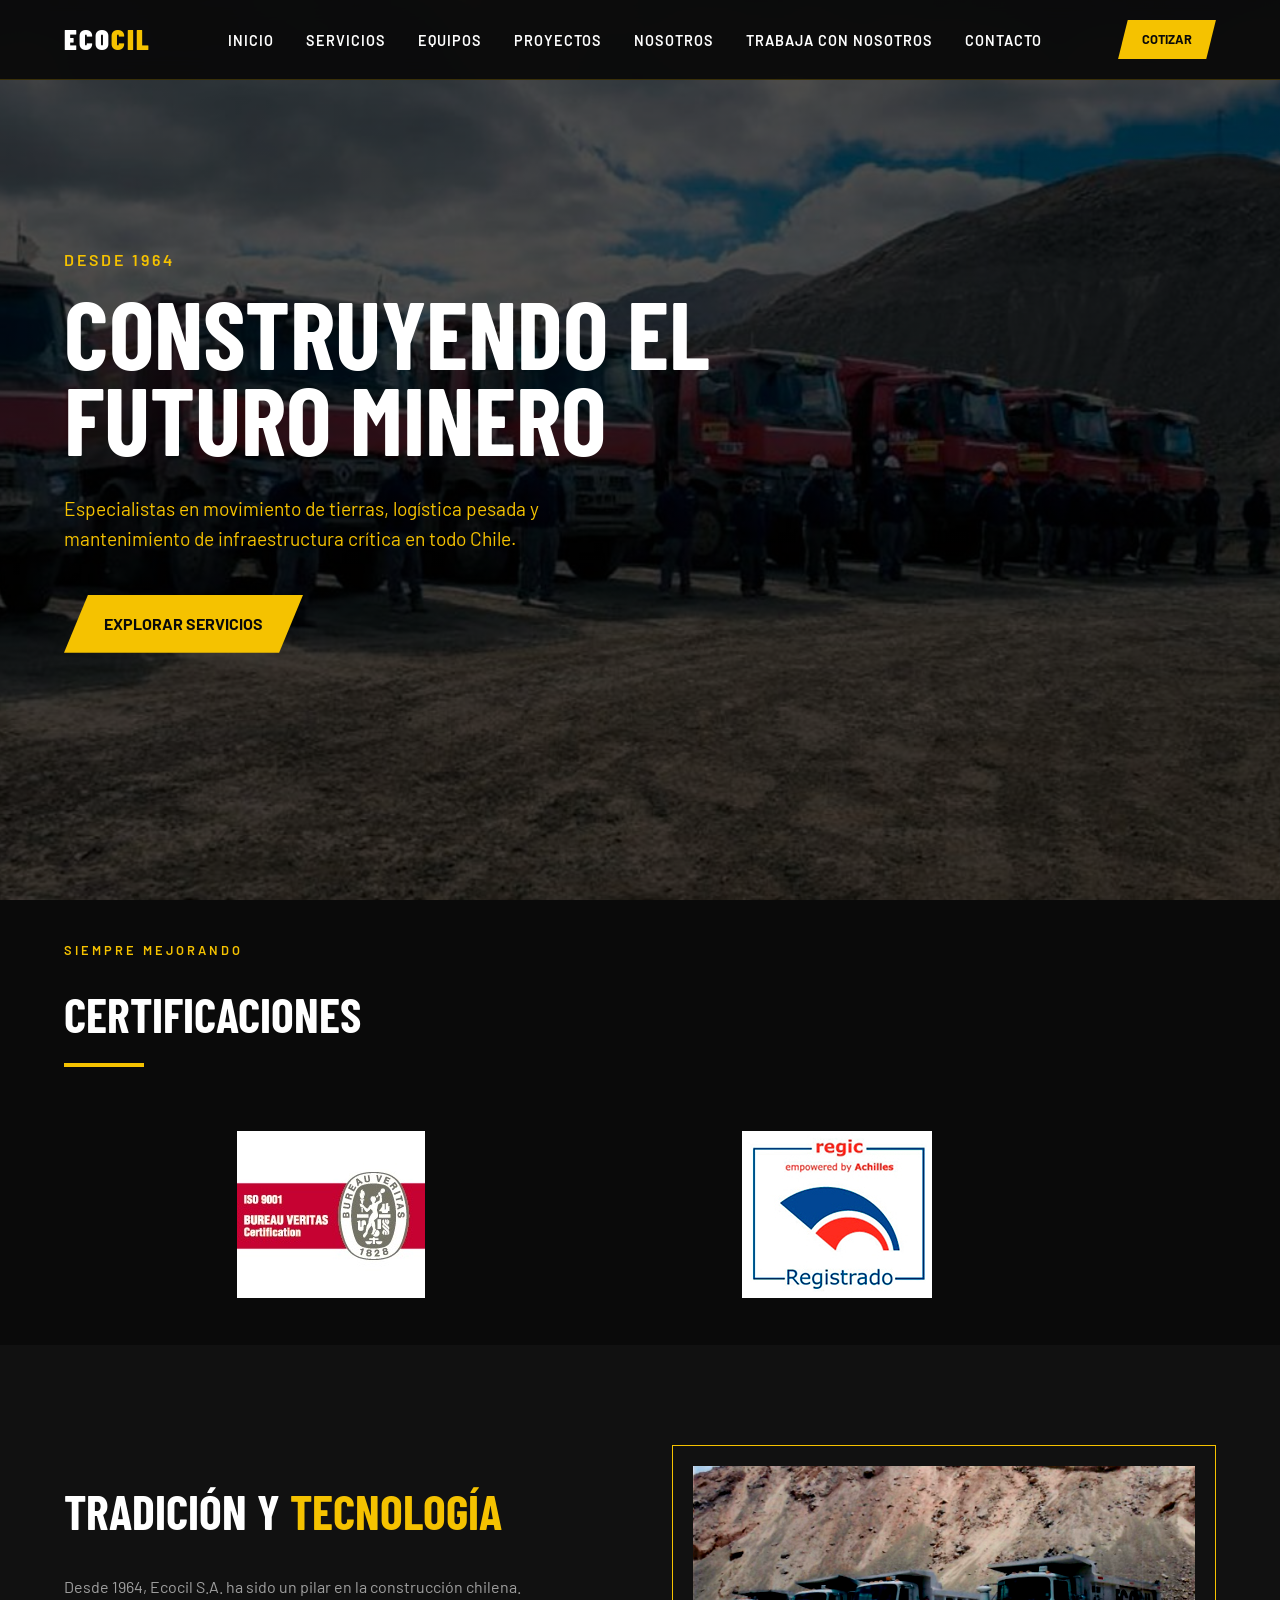
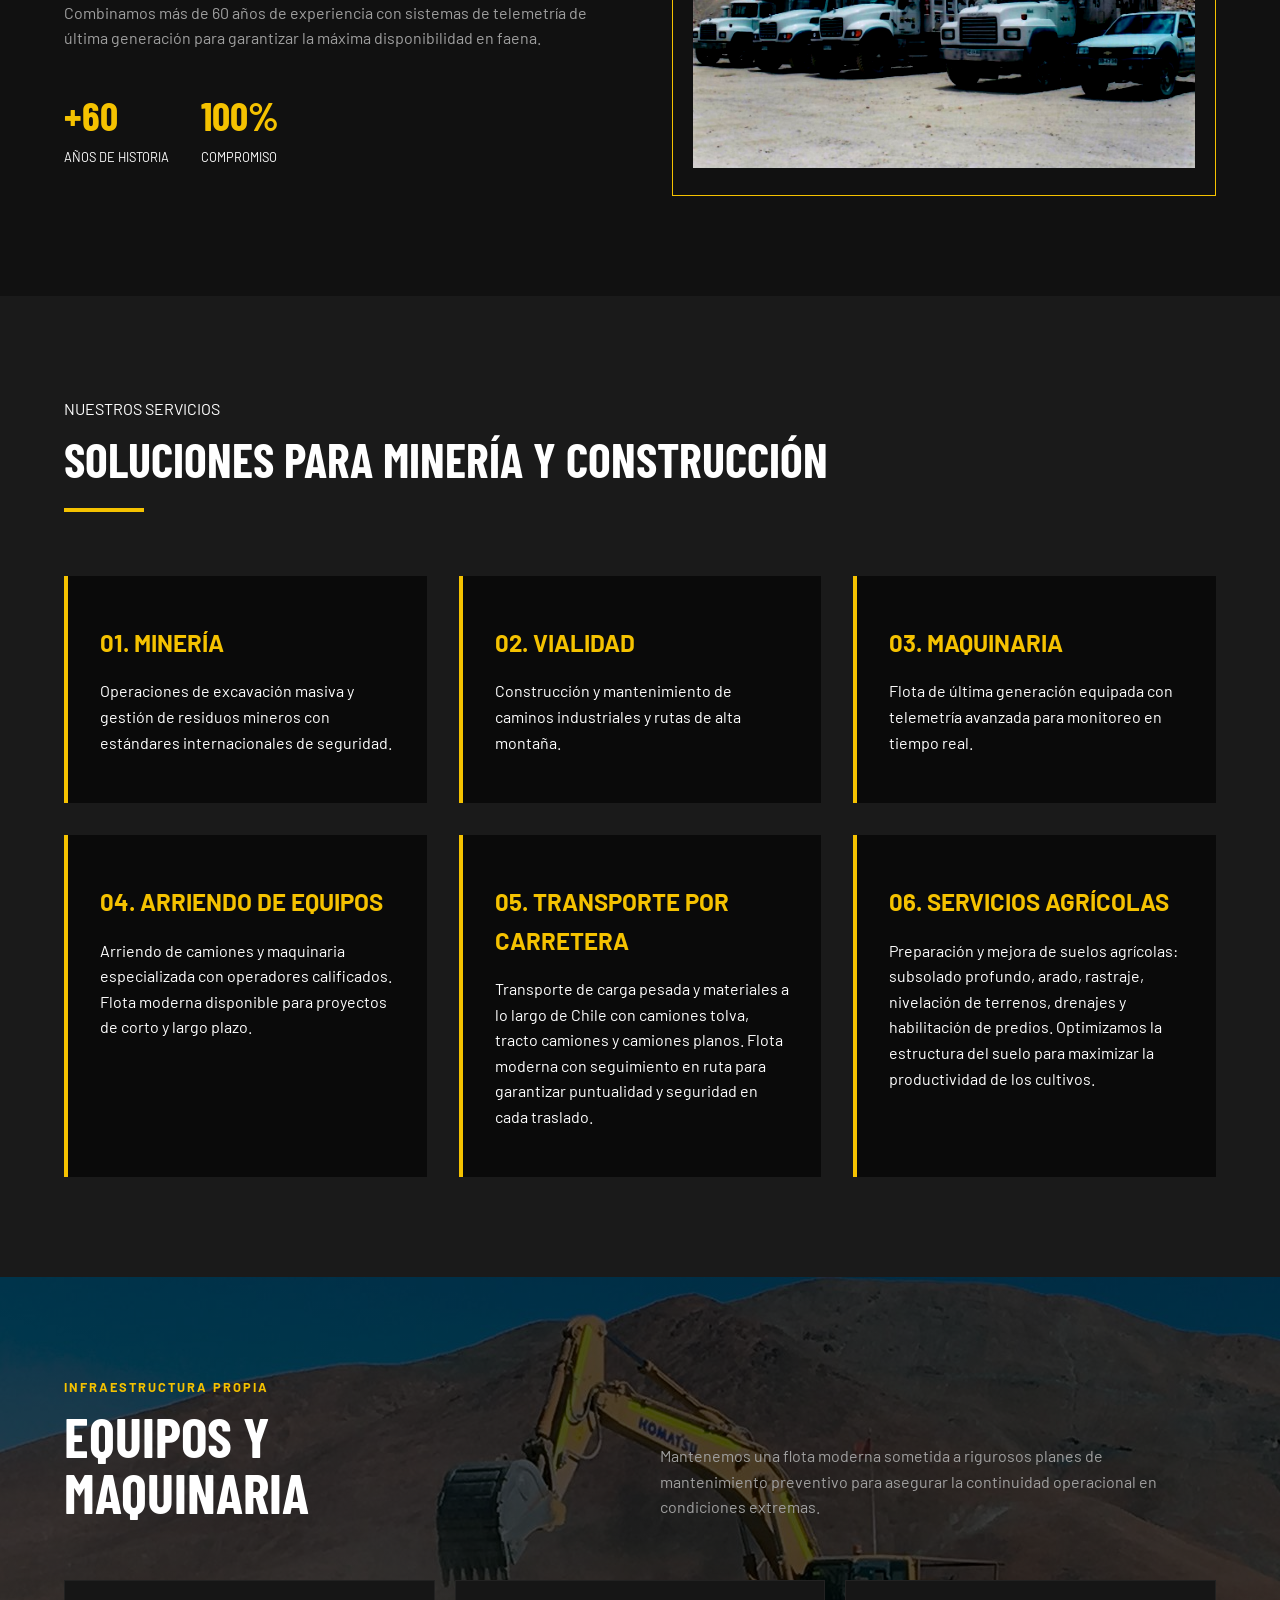
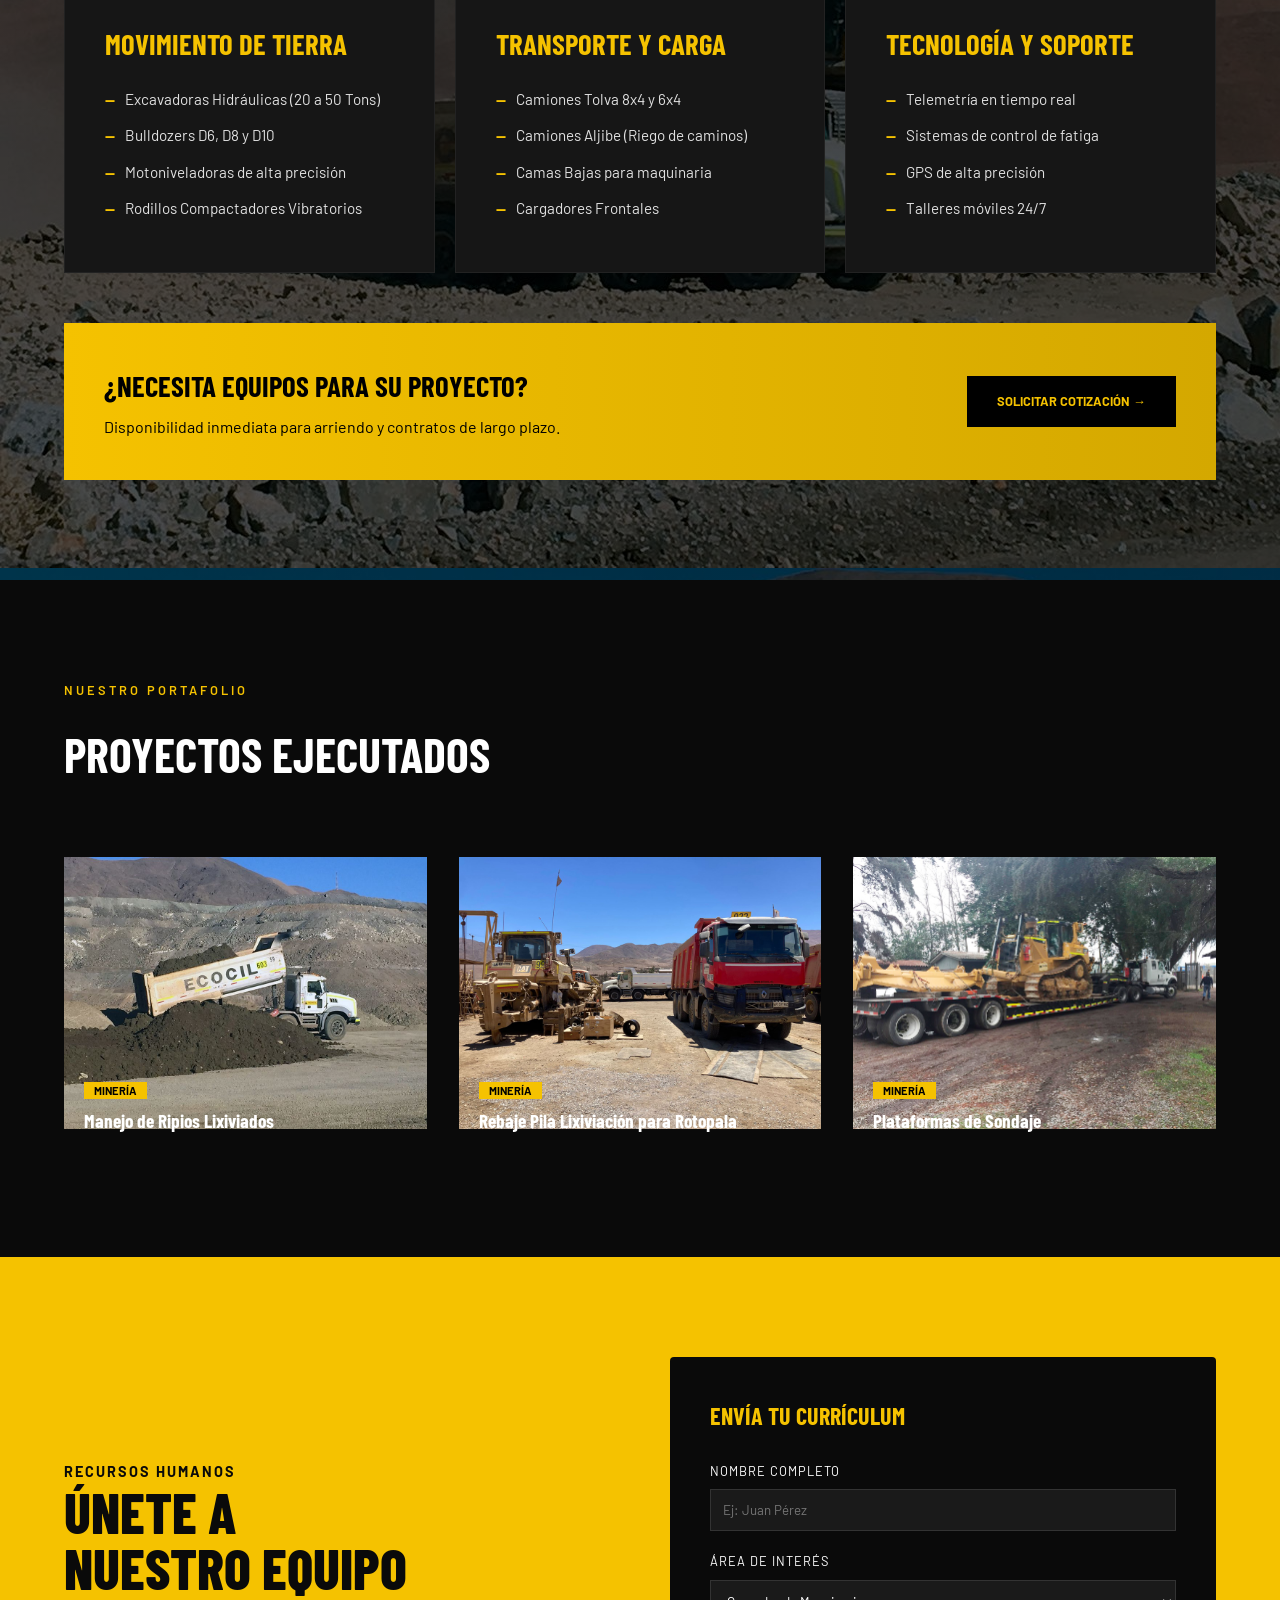
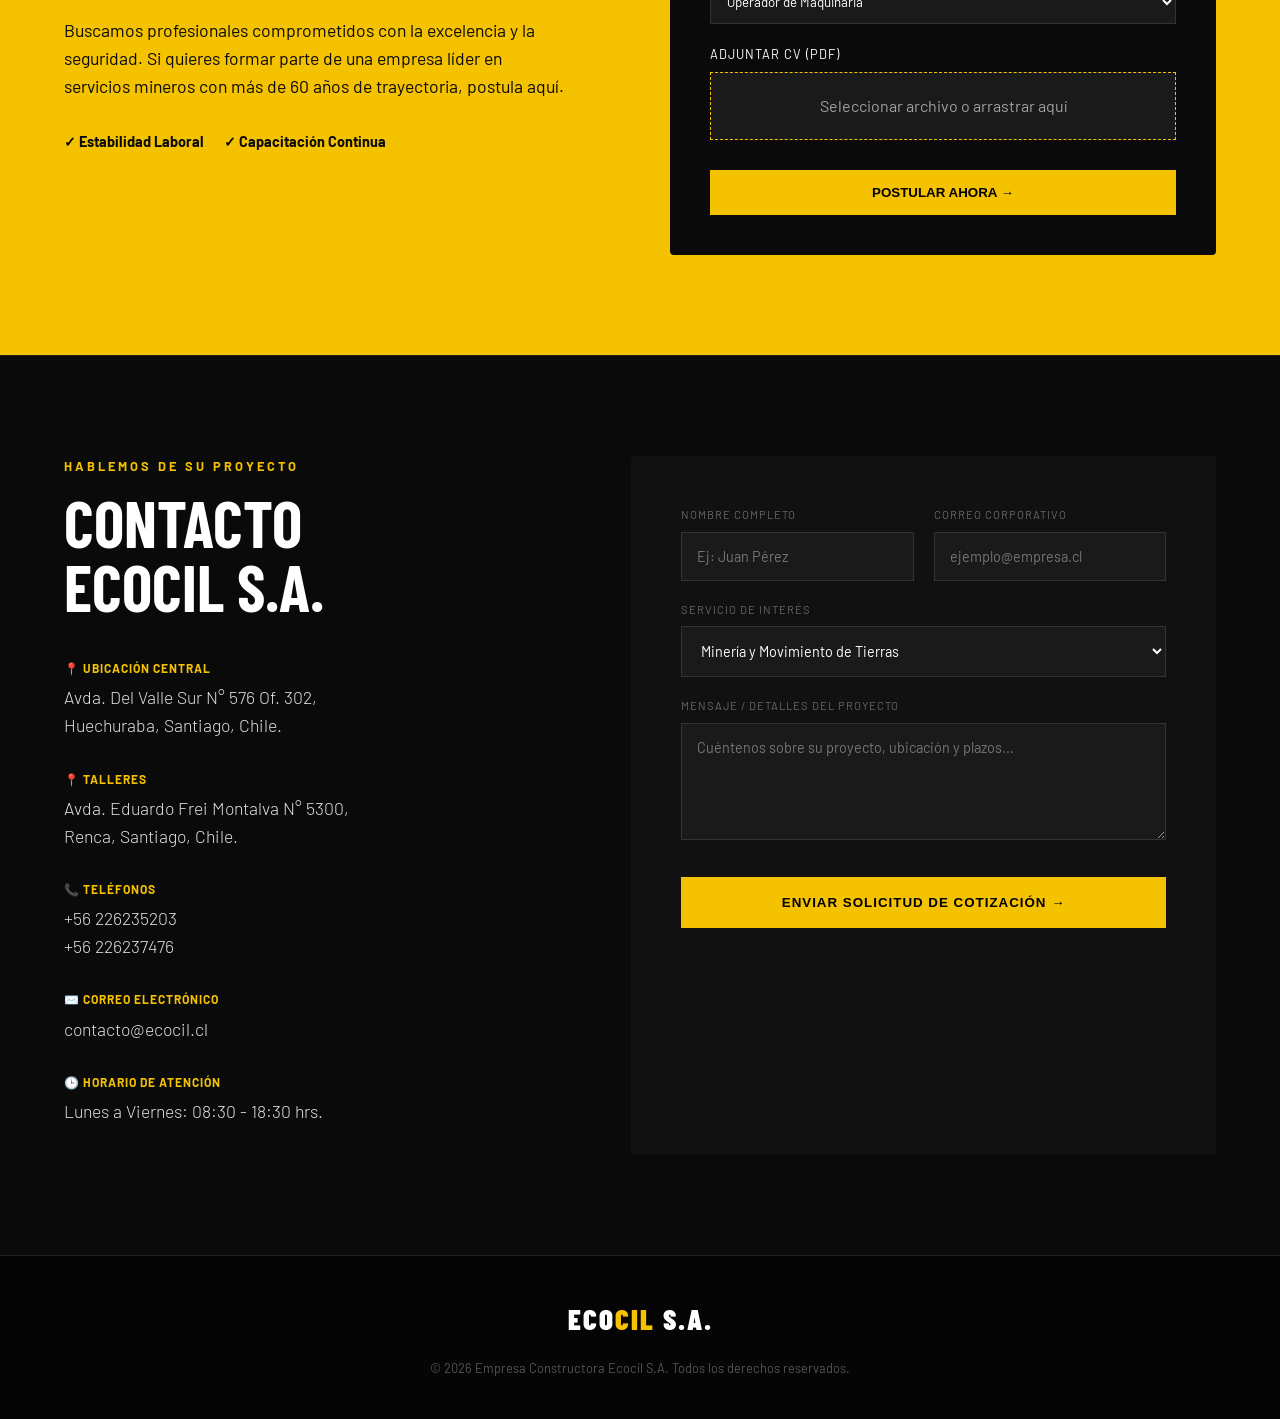
<file: index.html>
<!DOCTYPE html>
<html lang="es">
<head>
    <meta charset="UTF-8">
    <meta name="viewport" content="width=device-width, initial-scale=1.0">
    <title>Ecocil S.A. | Innovación en Construcción</title>
	<link rel="stylesheet" href="assets/css/main.css" />
    <link href="https://fonts.googleapis.com/css2?family=Barlow+Condensed:wght@700;900&family=Barlow:wght@300;400;600&display=swap" rel="stylesheet">
	
</head>
<body>

    <nav>
        <div class="logo">
            <a href="index.html">ECO<span>CIL</span></a>
        </div>
        <ul class="nav-links">
            <li><a href="index.html">Inicio</a></li>
            <li><a href="servicios.html">Servicios</a></li>
			<li><a href="maquinaria.html">Equipos</a></li>
            <li><a href="proyectos.html">Proyectos</a></li>
			<li><a href="nosotros.html">Nosotros</a></li>
			<li><a href="#unete">Trabaja con Nosotros</a></li>
            <li><a href="#contacto">Contacto</a></li>
        </ul>
        <a href="#contacto" class="btn" style="padding: 0.6rem 1.5rem; font-size: 0.8rem;">Cotizar</a>
    </nav>

	<!--Inicio-->

    <section class="hero" id="inicio">
        <div class="hero-content reveal">
            <span class="hero-tag">Desde 1964</span>
            <h1>Construyendo el <br><span>Futuro Minero</span></h1>
            <p style="font-size: 1.2rem; color: #f5c200; margin-bottom: 2.5rem; max-width: 600px;">
                Especialistas en movimiento de tierras, logística pesada y mantenimiento de infraestructura crítica en todo Chile.
            </p>
            <a href="#servicios" class="btn">Explorar Servicios</a>
        </div>
    </section>

    	<!--Certificaciones-->
    <section id="proyectos" style="padding: 40px 5%;">
        <div class="section-header reveal">
            <span class="hero-tag" style="font-size: 0.8rem;">Siempre mejorando</span>
            <h2>Certificaciones</h2>
            <div style="width: 80px; height: 4px; background: var(--primary); margin-top: 10px;"></div>
        </div>
        <div style="padding-left: 15%;">
            <div class="services-grid">
                <div class="reveal" >
                    <img src="https://c-salas.github.io/Ecocil-V3//images/bureauveritas.jpg">
                    <div style="position: absolute; bottom: 20px;">
    
                    </div>
                </div>
                <div class="reveal" >
                    <img src="https://c-salas.github.io/Ecocil-V3//images/registro.jpg">                  
                    </div>

            </div>
        </div>
    </section>


    	<!--Nosotros-->

    <section id="nosotros" style="padding: 100px 5%; background: #111; display: grid; grid-template-columns: repeat(auto-fit, minmax(300px, 1fr)); gap: 4rem; align-items: center;">
        <div class="reveal">
            <h2 style="font-family: 'Barlow Condensed'; font-size: 3rem; margin-bottom: 1.5rem;">TRADICIÓN Y <span style="color: var(--primary);">TECNOLOGÍA</span></h2>
            <p style="color: var(--text-gray); margin-bottom: 2rem;">
                Desde 1964, Ecocil S.A. ha sido un pilar en la construcción chilena. Combinamos más de 60 años de experiencia con sistemas de telemetría de última generación para garantizar la máxima disponibilidad en faena.
            </p>
            <div style="display: flex; gap: 2rem;">
                <div>
                    <h3 style="color: var(--primary); font-size: 2.5rem; font-family: 'Barlow Condensed';">+60</h3>
                    <p style="font-size: 0.8rem; text-transform: uppercase;">Años de Historia</p>
                </div>
                <div>
                    <h3 style="color: var(--primary); font-size: 2.5rem; font-family: 'Barlow Condensed';">100%</h3>
                    <p style="font-size: 0.8rem; text-transform: uppercase;">Compromiso</p>
                </div>
            </div>
        </div>
        <div class="reveal" style="border: 1px solid var(--primary); padding: 20px; position: relative;">
            <img src="https://c-salas.github.io/Ecocil-V3//images/nosotros_1.jpg" style="width: 100%; filter: contrast(1.2);">
        </div>
    </section>


	<!--Servicios-->

    <section class="services" id="servicios">
        <div class="section-header reveal">
			<p>NUESTROS SERVICIOS</p>
            <h2>Soluciones para Minería y Construcción</h2>
            <div style="width: 80px; height: 4px; background: var(--primary); margin-top: 10px;"></div>
            
        </div>
        <div class="services-grid">
            <div class="service-card reveal">
                <h3>01. Minería</h3>
                <p>Operaciones de excavación masiva y gestión de residuos mineros con estándares internacionales de seguridad.</p>
            </div>
            <div class="service-card reveal">
                <h3>02. Vialidad</h3>
                <p>Construcción y mantenimiento de caminos industriales y rutas de alta montaña.</p>
            </div>
            <div class="service-card reveal">
                <h3>03. Maquinaria</h3>
                <p>Flota de última generación equipada con telemetría avanzada para monitoreo en tiempo real.</p>
            </div>
			    <div class="service-card reveal">
                <h3>04. Arriendo de Equipos</h3>
                <p>Arriendo de camiones y maquinaria especializada con operadores calificados. Flota moderna disponible para proyectos de corto y largo plazo.</p>
            </div>
			    <div class="service-card reveal">
                <h3>05. Transporte por Carretera</h3>
                <p>Transporte de carga pesada y materiales a lo largo de Chile con camiones tolva, tracto camiones y camiones planos. Flota moderna con seguimiento en ruta para garantizar puntualidad y seguridad en cada traslado.</p>
            </div>
			    <div class="service-card reveal">
                <h3>06. Servicios Agrícolas</h3>
                <p>Preparación y mejora de suelos agrícolas: subsolado profundo, arado, rastraje, nivelación de terrenos, drenajes y habilitación de predios. Optimizamos la estructura del suelo para maximizar la productividad de los cultivos.</p>
            </div>
        </div>
    </section>

	<!--Equipos-->


<section class="maquinaria-section" id="maquinaria">
    <div class="maquinaria-header reveal">
        <div>
            <span class="tag">Infraestructura Propia</span>
            <h2>Equipos y <br>Maquinaria</h2>
        </div>
        <p>
            Mantenemos una flota moderna sometida a rigurosos planes de mantenimiento preventivo para asegurar la continuidad operacional en condiciones extremas.
        </p>
    </div>

    <div class="equipos-grid">
        <article class="equipo-card">
            <h3>Movimiento de Tierra</h3>
            <ul>
                <li>Excavadoras Hidráulicas (20 a 50 Tons)</li>
                <li>Bulldozers D6, D8 y D10</li>
                <li>Motoniveladoras de alta precisión</li>
                <li>Rodillos Compactadores Vibratorios</li>
            </ul>
        </article>

        <article class="equipo-card">
            <h3>Transporte y Carga</h3>
            <ul>
                <li>Camiones Tolva 8x4 y 6x4</li>
                <li>Camiones Aljibe (Riego de caminos)</li>
                <li>Camas Bajas para maquinaria</li>
                <li>Cargadores Frontales</li>
            </ul>
        </article>

        <article class="equipo-card">
            <h3>Tecnología y Soporte</h3>
            <ul>
                <li>Telemetría en tiempo real</li>
                <li>Sistemas de control de fatiga</li>
                <li>GPS de alta precisión</li>
                <li>Talleres móviles 24/7</li>
            </ul>
        </article>
    </div>

    <div class="maquinaria-footer">
        <div class="footer-content">
            <h3>¿Necesita equipos para su proyecto?</h3>
            <p>Disponibilidad inmediata para arriendo y contratos de largo plazo.</p>
        </div>
        <a href="#contacto" class="btn-maquinaria">Solicitar Cotización →</a>
    </div>
</section>

	<!--Proyectos-->


	<section id="proyectos" style="padding: 100px 5%; background: var(--bg-dark);">
        <div class="section-header reveal">
            <span class="hero-tag" style="font-size: 0.8rem;">Nuestro Portafolio</span>
            <h2>Proyectos Ejecutados</h2>
        </div>

        <div class="services-grid">
            <div class="reveal" style="position: relative; overflow: hidden; height: 300px;">
                <img src="https://c-salas.github.io/Ecocil-V3//images/IMG_3999.jpg" alt="Minería" >
                <div style="position: absolute; bottom: 20px; left: 20px;">
                    <span style="background: var(--primary); color: black; padding: 2px 10px; font-size: 0.7rem; font-weight: 700;">MINERÍA</span>
                    <h4 style="margin-top: 5px; font-family: 'Barlow Condensed'; font-size: 1.2rem;">Manejo de Ripios Lixiviados</h4>
                </div>
            </div>
            <div class="reveal" style="position: relative; overflow: hidden; height: 300px;">
                <img src="https://c-salas.github.io/Ecocil-V3//images/que_hacemos_2.jpg" alt="Sondaje" >
                <div style="position: absolute; bottom: 20px; left: 20px;">
                    <span style="background: var(--primary); color: black; padding: 2px 10px; font-size: 0.7rem; font-weight: 700;">MINERÍA</span>
                    <h4 style="margin-top: 5px; font-family: 'Barlow Condensed'; font-size: 1.2rem;">Rebaje Pila Lixiviación para Rotopala</h4>
                </div>
            </div>
			   <div class="reveal" style="position: relative; overflow: hidden; height: 300px;">
                <img src="https://c-salas.github.io/Ecocil-V3//images/hacemos_1.jpg" alt="Sondaje" >
                <div style="position: absolute; bottom: 20px; left: 20px;">
                    <span style="background: var(--primary); color: black; padding: 2px 10px; font-size: 0.7rem; font-weight: 700;">MINERÍA</span>
                    <h4 style="margin-top: 5px; font-family: 'Barlow Condensed'; font-size: 1.2rem;">Plataformas de Sondaje</h4>
                </div>
            </div>
        </div>
    </section>



    <!--Trabaja con nosotros-->
	

<section class="trabaja-section" id="unete">
    <div class="trabaja-content reveal">
        <span style="text-transform: uppercase; font-weight: 700; letter-spacing: 2px; font-size: 0.9rem;">Recursos Humanos</span>
        <h2>Únete a <br>Nuestro Equipo</h2>
        <p>
            Buscamos profesionales comprometidos con la excelencia y la seguridad. Si quieres formar parte de una empresa líder en servicios mineros con más de 60 años de trayectoria, postula aquí.
        </p>
        <div style="display: flex; gap: 20px; font-weight: 700; font-size: 0.9rem;">
            <div>✓ Estabilidad Laboral</div>
            <div>✓ Capacitación Continua</div>
        </div>
    </div>

    <div class="trabaja-form-container">
        <h3>Envía tu Currículum</h3>
        <form>
            <div class="form-group">
                <label>Nombre Completo</label>
                <input type="text" placeholder="Ej: Juan Pérez">
            </div>
            
            <div class="form-group">
                <label>Área de Interés</label>
                <select>
                    <option>Operador de Maquinaria</option>
                    <option>Mecánico de Planta</option>
                    <option>Ingeniería y Proyectos</option>
                    <option>Administración</option>
                    <option>Logística y Transporte</option>
                </select>
            </div>

            <div class="form-group">
                <label>Adjuntar CV (PDF)</label>
                <div class="file-input-wrapper">
                    <span>Seleccionar archivo o arrastrar aquí</span>
                    <input type="file" style="position: absolute; opacity: 0; left: 0; top: 0; width: 100%; height: 100%; cursor: pointer;">
                </div>
            </div>

            <button type="submit" class="btn-enviar-cv">Postular Ahora →</button>
        </form>
    </div>
</section>

<!--Contacto-->

<section class="contacto-section" id="contacto">
    <div class="info-contacto reveal">
        <span class="tag">Hablemos de su proyecto</span>
        <h2>Contacto <br>Ecocil S.A.</h2>
        
        <div class="detalle-item">
            <h4>📍 Ubicación Central</h4>
            <p>Avda. Del Valle Sur N° 576 Of. 302,<br> Huechuraba, Santiago, Chile.</p>
        </div>

        <div class="detalle-item">
            <h4>📍 Talleres</h4>
            <p>Avda. Eduardo Frei Montalva N° 5300,<br> Renca, Santiago, Chile.</p>
        </div>


        <div class="detalle-item">
            <h4>📞 Teléfonos</h4>
            <p>+56  226235203 <br> +56 226237476</p>
        </div>

        <div class="detalle-item">
            <h4>✉️ Correo Electrónico</h4>
            <p>contacto@ecocil.cl</p>
        </div>

        <div class="detalle-item">
            <h4>🕒 Horario de Atención</h4>
            <p>Lunes a Viernes: 08:30 - 18:30 hrs.</p>
        </div>
    </div>

    <div class="form-contacto">
        <form >
            <div class="grid-inputs">
                <div>
                    <label>Nombre Completo</label>
                    <input type="text" placeholder="Ej: Juan Pérez">
                </div>
                <div>
                    <label>Correo Corporativo</label>
                    <input type="email" placeholder="ejemplo@empresa.cl">
                </div>
                <div class="form-group-full">
                    <label>Servicio de Interés</label>
                    <select>
                        <option>Minería y Movimiento de Tierras</option>
                        <option>Arriendo de Maquinaria</option>
                        <option>Obras Viales</option>
                        <option>Transporte de Carga Pesada</option>
                        <option>Otro requerimiento</option>
                    </select>
                </div>
                <div class="form-group-full">
                    <label>Mensaje / Detalles del Proyecto</label>
                    <textarea rows="5" placeholder="Cuéntenos sobre su proyecto, ubicación y plazos..."></textarea>
                </div>
            </div>
            <button type="submit" class="btn-submit-contacto">Enviar Solicitud de Cotización →</button>
        </form>
    </div>
</section>

	<!--Footer-->

    <footer style="padding: 40px 5%; border-top: 1px solid #222; text-align: center; background: #050505;">
        <div class="logo" style="margin-bottom: 1rem;">ECO<span>CIL</span> S.A.</div>
        <p style="font-size: 0.8rem; color: #555;">© 2026 Empresa Constructora Ecocil S.A. Todos los derechos reservados.</p>
    </footer>

    <script>
        // Función para animar elementos al hacer scroll
        function reveal() {
            var reveals = document.querySelectorAll(".reveal");
            for (var i = 0; i < reveals.length; i++) {
                var windowHeight = window.innerHeight;
                var elementTop = reveals[i].getBoundingClientRect().top;
                var elementVisible = 150;
                if (elementTop < windowHeight - elementVisible) {
                    reveals[i].classList.add("active");
                }
            }
        }
        
        window.addEventListener("scroll", reveal);

        // Ejecutar una vez al cargar por si hay elementos visibles
        reveal();
    </script>

</body>
</html>
</file>
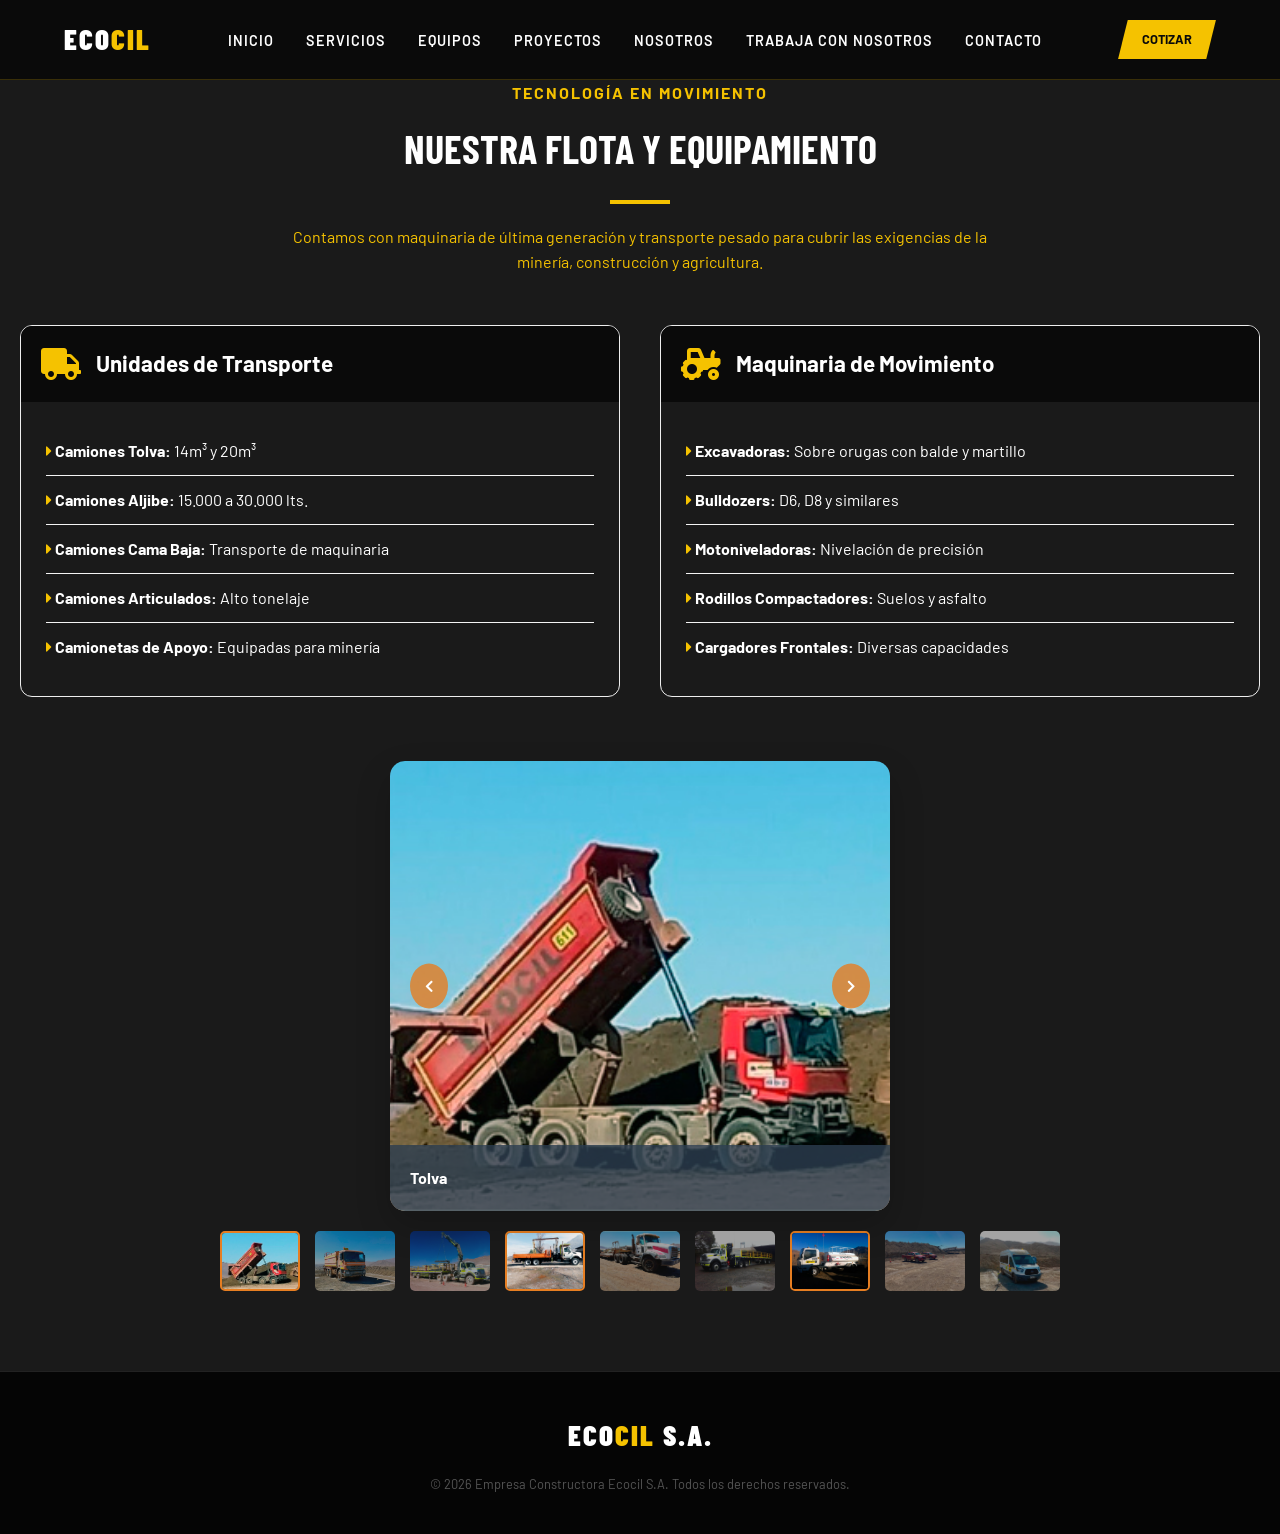
<file: maquinaria.html>
<!DOCTYPE html>
<html lang="es">
<head>
    <meta charset="UTF-8">
    <meta name="viewport" content="width=device-width, initial-scale=1.0">
    <title>Ecocil S.A. | Innovación en Construcción</title>
	<link rel="stylesheet" href="assets/css/main.css" />
    <link href="https://fonts.googleapis.com/css2?family=Barlow+Condensed:wght@700;900&family=Barlow:wght@300;400;600&display=swap" rel="stylesheet">
	
</head>
<body>

    <nav>
        <div class="logo">
            <a href="index.html">ECO<span>CIL</span></a>
        </div>
        <ul class="nav-links">
            <li><a href="index.html">Inicio</a></li>
            <li><a href="servicios.html">Servicios</a></li>
			<li><a href="maquinaria.html">Equipos</a></li>
            <li><a href="proyectos.html">Proyectos</a></li>
			<li><a href="nosotros.html">Nosotros</a></li>
			<li><a href="index.html">Trabaja con Nosotros</a></li>
            <li><a href="index.html">Contacto</a></li>
        </ul>
        <a href="index.html" class="btn" style="padding: 0.6rem 1.5rem; font-size: 0.8rem;">Cotizar</a>
    </nav>

	<!--equipo-->
    <section id="flota-equipos" class="equipment-section" style="padding: 80px 0;  background-color: #1A1A1A; ">
        <div class="container">
            <div class="section-header" style="text-align: center; margin-bottom: 50px;">
                <span style="color: #F5C200; font-weight: bold; text-transform: uppercase; letter-spacing: 2px;">Tecnología en Movimiento</span>
                <h2 style="font-size: 2.5rem; color: #fff; margin-top: 10px;">Nuestra Flota y Equipamiento</h2>
                <div style="width: 60px; height: 4px; background: #F5C200; margin: 20px auto;"></div>
                <p style="color: #F5C200; max-width: 700px; margin: 0 auto;">Contamos con maquinaria de última generación y transporte pesado para cubrir las exigencias de la minería, construcción y agricultura.</p>
            </div>

            <div class="equipment-grid" style="display: grid; grid-template-columns: repeat(auto-fit, minmax(350px, 1fr)); gap: 40px; margin-left: 20px; margin-right: 20px;">
                
                <div class="equipment-card" style="border: 1px solid #eee; border-radius: 12px; overflow: hidden; transition: 0.3s;">
                    <div style="background: #0A0A0A; color: white; padding: 20px; display: flex; align-items: center;">
                        <i class="fas fa-truck" style="font-size: 2rem; margin-right: 15px; color: #F5C200;"></i>
                        <h3 style="margin: 0; font-size: 1.4rem;">Unidades de Transporte</h3>
                    </div>
                    <div style="padding: 25px;">
                        <ul style="list-style: none; padding: 0; color: #fff; line-height: 2;">
                            <li style="border-bottom: 1px solid #f4f4f4; padding: 8px 0;"><i class="fas fa-caret-right" style="color: #F5C200;"></i> <strong>Camiones Tolva:</strong> 14m³ y 20m³</li>
                            <li style="border-bottom: 1px solid #f4f4f4; padding: 8px 0;"><i class="fas fa-caret-right" style="color: #F5C200;"></i> <strong>Camiones Aljibe:</strong> 15.000 a 30.000 lts.</li>
                            <li style="border-bottom: 1px solid #f4f4f4; padding: 8px 0;"><i class="fas fa-caret-right" style="color: #F5C200;"></i> <strong>Camiones Cama Baja:</strong> Transporte de maquinaria</li>
                            <li style="border-bottom: 1px solid #f4f4f4; padding: 8px 0;"><i class="fas fa-caret-right" style="color: #F5C200;"></i> <strong>Camiones Articulados:</strong> Alto tonelaje</li>
                            <li style="padding: 8px 0;"><i class="fas fa-caret-right" style="color: #F5C200;"></i> <strong>Camionetas de Apoyo:</strong> Equipadas para minería</li>
                        </ul>
                    </div>
                </div>

                <div class="equipment-card" style="border: 1px solid #eee; border-radius: 12px; overflow: hidden; transition: 0.3s;">
                    <div style="background: #0A0A0A; color: white; padding: 20px; display: flex; align-items: center;">
                        <i class="fas fa-tractor" style="font-size: 2rem; margin-right: 15px; color: #F5C200;"></i>
                        <h3 style="margin: 0; font-size: 1.4rem;">Maquinaria de Movimiento</h3>
                    </div>
                    <div style="padding: 25px;">
                        <ul style="list-style: none; padding: 0; color: #fff; line-height: 2;">
                            <li style="border-bottom: 1px solid #f4f4f4; padding: 8px 0;"><i class="fas fa-caret-right" style="color: #F5C200;"></i> <strong>Excavadoras:</strong> Sobre orugas con balde y martillo</li>
                            <li style="border-bottom: 1px solid #f4f4f4; padding: 8px 0;"><i class="fas fa-caret-right" style="color: #F5C200;"></i> <strong>Bulldozers:</strong> D6, D8 y similares</li>
                            <li style="border-bottom: 1px solid #f4f4f4; padding: 8px 0;"><i class="fas fa-caret-right" style="color: #F5C200;"></i> <strong>Motoniveladoras:</strong> Nivelación de precisión</li>
                            <li style="border-bottom: 1px solid #f4f4f4; padding: 8px 0;"><i class="fas fa-caret-right" style="color: #F5C200;"></i> <strong>Rodillos Compactadores:</strong> Suelos y asfalto</li>
                            <li style="padding: 8px 0;"><i class="fas fa-caret-right" style="color: #F5C200;"></i> <strong>Cargadores Frontales:</strong> Diversas capacidades</li>
                        </ul>
                    </div>
                </div>

            </div>

                <div class="container" style="margin-top: 5%;">
                    <div class="carousel-container" style="position: relative; max-width: 500px;  margin: 0 auto; overflow: hidden; border-radius: 15px; box-shadow: 0 15px 35px rgba(0,0,0,0.2);">
                        <div id="main-slider" style="display: flex; transition: transform 0.5s ease-in-out;">
                            <div class="slide" style="min-width: 100%; position: relative;">
                                <img src="images/camion_1.jpg" alt="Excavadora" style="width: 100%; height: 450px; object-fit: cover; display: block;">
                                <div style="position: absolute; bottom: 0; background: rgba(44, 62, 80, 0.8); color: white; width: 100%; padding: 20px;">
                                    <h4 style="margin: 0;">Tolva</h4>
                                </div>
                            </div>
                            <div class="slide" style="min-width: 100%; position: relative;">
                                <img src="images/camion_2.jpg" alt="Camión Tolva" style="width: 100%; height: 450px; object-fit: cover; display: block;">
                                <div style="position: absolute; bottom: 0; background: rgba(44, 62, 80, 0.8); color: white; width: 100%; padding: 20px;">
                                    <h4 style="margin: 0;">Aljibe</h4>
                                </div>
                            </div>
                            <div class="slide" style="min-width: 100%; position: relative;">
                                <img src="images/camion_3.jpg" alt="Bulldozer" style="width: 100%; height: 450px; object-fit: cover; display: block;">
                                <div style="position: absolute; bottom: 0; background: rgba(44, 62, 80, 0.8); color: white; width: 100%; padding: 20px;">
                                    <h4 style="margin: 0;">Pluma</h4>
                                </div>
                            </div>
                
                            <div class="slide" style="min-width: 100%; position: relative;">
                                <img src="images/camion_4.jpg" alt="Excavadora" style="width: 100%; height: 450px; object-fit: cover; display: block;">
                                <div style="position: absolute; bottom: 0; background: rgba(44, 62, 80, 0.8); color: white; width: 100%; padding: 20px;">
                                    <h4 style="margin: 0;">Plano</h4>
                                </div>
                            </div>
                            <div class="slide" style="min-width: 100%; position: relative;">
                                <img src="images/camion_5.jpg" alt="Camión Tolva" style="width: 100%; height: 450px; object-fit: cover; display: block;">
                                <div style="position: absolute; bottom: 0; background: rgba(44, 62, 80, 0.8); color: white; width: 100%; padding: 20px;">
                                    <h4 style="margin: 0;">Tracto Camion</h4>
                                </div>
                            </div>
                            <div class="slide" style="min-width: 100%; position: relative;">
                                <img src="images/camion_6.jpg" alt="Bulldozer" style="width: 100%; height: 450px; object-fit: cover; display: block;">
                                <div style="position: absolute; bottom: 0; background: rgba(44, 62, 80, 0.8); color: white; width: 100%; padding: 20px;">
                                    <h4 style="margin: 0;">Estanque semi remolque</h4>
                                </div>
                            </div>
                
                            <div class="slide" style="min-width: 100%; position: relative;">
                                <img src="images/apoyo_1.jpg" alt="Excavadora" style="width: 100%; height: 450px; object-fit: cover; display: block;">
                                <div style="position: absolute; bottom: 0; background: rgba(44, 62, 80, 0.8); color: white; width: 100%; padding: 20px;">
                                    <h4 style="margin: 0;">Combustible</h4>
                                </div>
                            </div>
                            <div class="slide" style="min-width: 100%; position: relative;">
                                <img src="images/apoyo_2.jpg" alt="Camión Tolva" style="width: 100%; height: 450px; object-fit: cover; display: block;">
                                <div style="position: absolute; bottom: 0; background: rgba(44, 62, 80, 0.8); color: white; width: 100%; padding: 20px;">
                                    <h4 style="margin: 0;">Camionetas    </h4>
                                </div>
                            </div>
                            <div class="slide" style="min-width: 100%; position: relative;">
                                <img src="images/apoyo_3.jpg" alt="Bulldozer" style="width: 100%; height: 450px; object-fit: cover; display: block;">
                                <div style="position: absolute; bottom: 0; background: rgba(44, 62, 80, 0.8); color: white; width: 100%; padding: 20px;">
                                    <h4 style="margin: 0;">Mini busFurgon de pasajeros</h4>
                                </div>
                            </div>
                        </div>
                        
                        <button onclick="moveSlide(-1)" style="position: absolute; top: 50%; left: 20px; transform: translateY(-50%); background: rgba(230, 126, 34, 0.8); border: none; color: white; padding: 15px; cursor: pointer; border-radius: 50%;"><i class="fas fa-chevron-left"></i></button>
                        <button onclick="moveSlide(1)" style="position: absolute; top: 50%; right: 20px; transform: translateY(-50%); background: rgba(230, 126, 34, 0.8); border: none; color: white; padding: 15px; cursor: pointer; border-radius: 50%;"><i class="fas fa-chevron-right"></i></button>
                    </div>

                    <div style="display: flex; justify-content: center; gap: 15px; margin-top: 20px;">
                        <img src="images/camion_1.jpg" onclick="currentSlide(0)" style="width: 80px; height: 60px; object-fit: cover; border-radius: 5px; cursor: pointer; border: 2px solid #e67e22; opacity: 1;" class="thumb">
                        <img src="images/camion_2.jpg" onclick="currentSlide(1)" style="width: 80px; height: 60px; object-fit: cover; border-radius: 5px; cursor: pointer; opacity: 0.6;" class="thumb">
                        <img src="images/camion_3.jpg" onclick="currentSlide(2)" style="width: 80px; height: 60px; object-fit: cover; border-radius: 5px; cursor: pointer; opacity: 0.6;" class="thumb">
                        <img src="images/camion_4.jpg" onclick="currentSlide(3)" style="width: 80px; height: 60px; object-fit: cover; border-radius: 5px; cursor: pointer; border: 2px solid #e67e22; opacity: 1;" class="thumb">
                        <img src="images/camion_5.jpg" onclick="currentSlide(4)" style="width: 80px; height: 60px; object-fit: cover; border-radius: 5px; cursor: pointer; opacity: 0.6;" class="thumb">
                        <img src="images/camion_6.jpg" onclick="currentSlide(5)" style="width: 80px; height: 60px; object-fit: cover; border-radius: 5px; cursor: pointer; opacity: 0.6;" class="thumb">
                        <img src="images/apoyo_1.jpg" onclick="currentSlide(6)" style="width: 80px; height: 60px; object-fit: cover; border-radius: 5px; cursor: pointer; border: 2px solid #e67e22; opacity: 1;" class="thumb">
                        <img src="images/apoyo_2.jpg" onclick="currentSlide(7)" style="width: 80px; height: 60px; object-fit: cover; border-radius: 5px; cursor: pointer; opacity: 0.6;" class="thumb">
                        <img src="images/apoyo_3.jpg" onclick="currentSlide(8)" style="width: 80px; height: 60px; object-fit: cover; border-radius: 5px; cursor: pointer; opacity: 0.6;" class="thumb">
                    </div>
                </div>
            </div>
            
    </section>
   

<script>
    let currentIdx = 0;
    const slides = document.querySelectorAll('.slide');
    const thumbs = document.querySelectorAll('.thumb');

    function moveSlide(direction) {
        currentIdx += direction;
        if (currentIdx >= slides.length) currentIdx = 0;
        if (currentIdx < 0) currentIdx = slides.length - 1;
        updateSlider();
    }

    function currentSlide(n) {
        currentIdx = n;
        updateSlider();
    }

    function updateSlider() {
        const offset = -currentIdx * 100;
        document.getElementById('main-slider').style.transform = `translateX(${offset}%)`;
        
        // Actualizar miniaturas
        thumbs.forEach((t, i) => {
            t.style.opacity = (i === currentIdx) ? "1" : "0.6";
            t.style.border = (i === currentIdx) ? "2px solid #e67e22" : "none";
        });
    }

    // Auto-play cada 5 segundos
    setInterval(() => moveSlide(1), 5000);
</script>

	<!--Footer-->

    <footer style="padding: 40px 5%; border-top: 1px solid #222; text-align: center; background: #050505;">
        <div class="logo" style="margin-bottom: 1rem;">ECO<span>CIL</span> S.A.</div>
        <p style="font-size: 0.8rem; color: #555;">© 2026 Empresa Constructora Ecocil S.A. Todos los derechos reservados.</p>
    </footer>

    <script>
        // Función para animar elementos al hacer scroll
        function reveal() {
            var reveals = document.querySelectorAll(".reveal");
            for (var i = 0; i < reveals.length; i++) {
                var windowHeight = window.innerHeight;
                var elementTop = reveals[i].getBoundingClientRect().top;
                var elementVisible = 150;
                if (elementTop < windowHeight - elementVisible) {
                    reveals[i].classList.add("active");
                }
            }
        }
        
        window.addEventListener("scroll", reveal);

        // Ejecutar una vez al cargar por si hay elementos visibles
        reveal();
    </script>

</body>
</html>
</file>
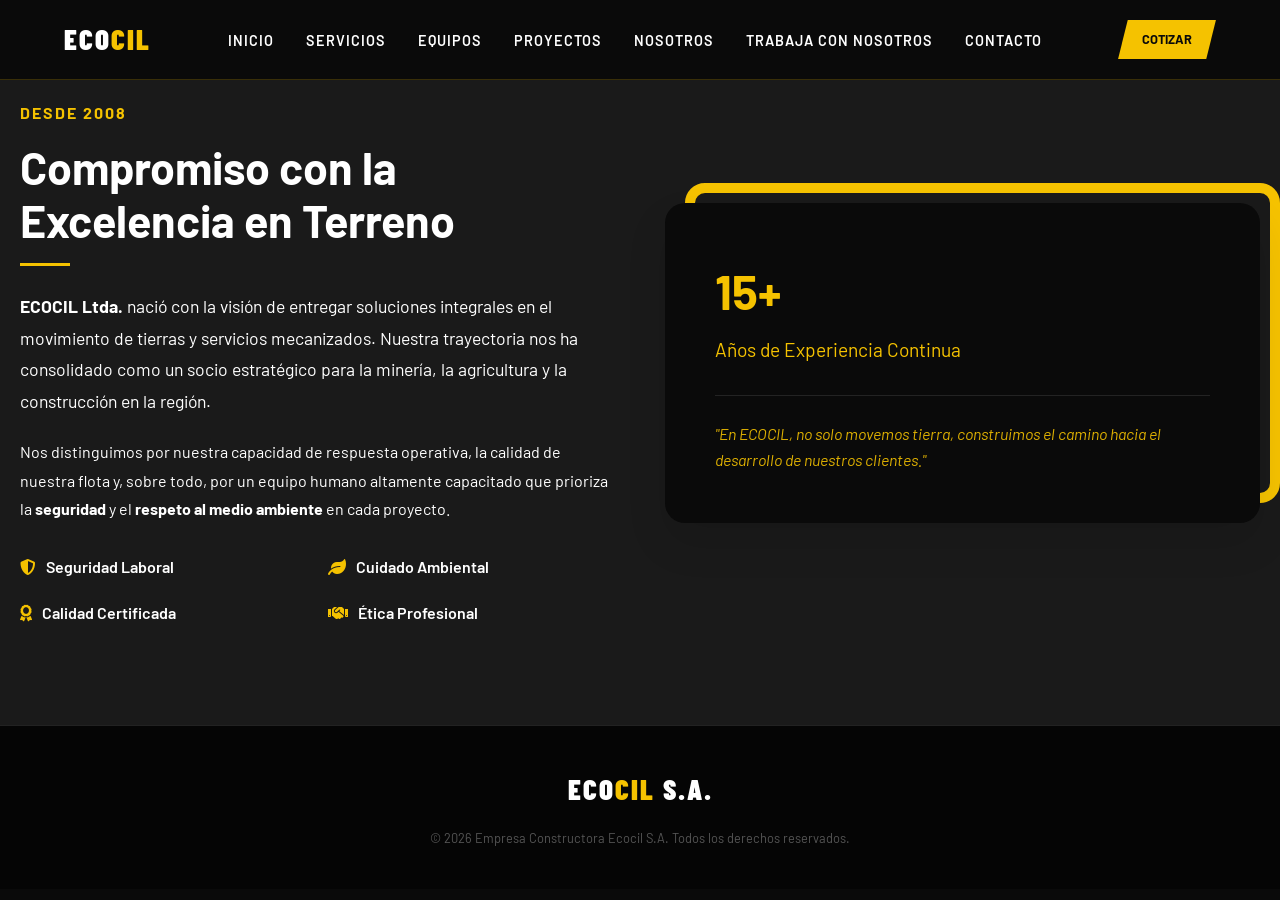
<file: nosotros.html>
<!DOCTYPE html>
<html lang="es">
<head>
    <meta charset="UTF-8">
    <meta name="viewport" content="width=device-width, initial-scale=1.0">
    <title>Ecocil S.A. | Innovación en Construcción</title>
	<link rel="stylesheet" href="assets/css/main.css" />
    <link href="https://fonts.googleapis.com/css2?family=Barlow+Condensed:wght@700;900&family=Barlow:wght@300;400;600&display=swap" rel="stylesheet">
	
</head>
<body>

    <nav>
        <div class="logo">
            <a href="index.html">ECO<span>CIL</span></a>
        </div>
        <ul class="nav-links">
            <li><a href="index.html">Inicio</a></li>
            <li><a href="servicios.html">Servicios</a></li>
			<li><a href="maquinaria.html">Equipos</a></li>
            <li><a href="proyectos.html">Proyectos</a></li>
			<li><a href="nosotros.html">Nosotros</a></li>
			<li><a href="index.html">Trabaja con Nosotros</a></li>
            <li><a href="index.html">Contacto</a></li>
        </ul>
        <a href="index.html" class="btn" style="padding: 0.6rem 1.5rem; font-size: 0.8rem;">Cotizar</a>
    </nav>

	<!--nosotros-->
        <section id="nosotros" class="about-section" style="padding: 100px 0; background-color: #1A1A1A; position: relative; overflow: hidden;">
        <div class="container">
            <div class="row" style="display: flex; flex-wrap: wrap; align-items: center; gap: 50px; margin-left: 20px; margin-right: 20px;">
                
                <div class="about-text" style="flex: 1; min-width: 320px;">
                    <span style="color: #F5C200; font-weight: bold; text-transform: uppercase; letter-spacing: 2px;">Desde 2008</span>
                    <h2 style="font-size: 2.8rem; color: #fff; margin: 15px 0; line-height: 1.2;">Compromiso con la Excelencia en Terreno</h2>
                    <div style="width: 50px; height: 3px; background: #F5C200; margin-bottom: 25px;"></div>
                    
                    <p style="color: #fff; line-height: 1.8; font-size: 1.1rem; margin-bottom: 20px;">
                        <strong>ECOCIL Ltda.</strong> nació con la visión de entregar soluciones integrales en el movimiento de tierras y servicios mecanizados. Nuestra trayectoria nos ha consolidado como un socio estratégico para la minería, la agricultura y la construcción en la región.
                    </p>
                    <p style="color: #fff; line-height: 1.8; margin-bottom: 30px;">
                        Nos distinguimos por nuestra capacidad de respuesta operativa, la calidad de nuestra flota y, sobre todo, por un equipo humano altamente capacitado que prioriza la <strong>seguridad</strong> y el <strong>respeto al medio ambiente</strong> en cada proyecto.
                    </p>

                    <div class="values-grid" style="display: grid; grid-template-columns: 1fr 1fr; gap: 20px;">
                        <div style="display: flex; align-items: center; gap: 10px;">
                            <i class="fas fa-shield-alt" style="color: #F5C200;"></i>
                            <span style="font-weight: 600; color: #fff;">Seguridad Laboral</span>
                        </div>
                        <div style="display: flex; align-items: center; gap: 10px;">
                            <i class="fas fa-leaf" style="color: #F5C200;"></i>
                            <span style="font-weight: 600; color: #fff;">Cuidado Ambiental</span>
                        </div>
                        <div style="display: flex; align-items: center; gap: 10px;">
                            <i class="fas fa-award" style="color: #F5C200;"></i>
                            <span style="font-weight: 600; color: #fff;">Calidad Certificada</span>
                        </div>
                        <div style="display: flex; align-items: center; gap: 10px;">
                            <i class="fas fa-handshake" style="color: #F5C200;"></i>
                            <span style="font-weight: 600; color: #fff;">Ética Profesional</span>
                        </div>
                    </div>
                </div>

                <div class="about-stats" style="flex: 1; min-width: 320px; position: relative;">
                    <div style="background: #0A0A0A; padding: 50px; border-radius: 20px; color: #F5C200; box-shadow: 0 20px 40px rgba(0,0,0,0.1); position: relative; z-index: 2;">
                        <h3 style="color: #F5C200; font-size: 3rem; margin-bottom: 5px;">15+</h3>
                        <p style="font-size: 1.2rem; margin-bottom: 30px;">Años de Experiencia Continua</p>
                        
                        <div style="border-top: 1px solid rgba(255,255,255,0.1); padding-top: 25px;">
                            <p style="font-style: italic; opacity: 0.9;">
                                "En ECOCIL, no solo movemos tierra, construimos el camino hacia el desarrollo de nuestros clientes."
                            </p>
                        </div>
                    </div>
                    <div style="position: absolute; top: -20px; right: -20px; width: 100%; height: 100%; border: 10px solid #F5C200; border-radius: 20px; z-index: 1;"></div>
                </div>

            </div>
        </div>
    </section>

	<!--Footer-->

    <footer style="padding: 40px 5%; border-top: 1px solid #222; text-align: center; background: #050505;">
        <div class="logo" style="margin-bottom: 1rem;">ECO<span>CIL</span> S.A.</div>
        <p style="font-size: 0.8rem; color: #555;">© 2026 Empresa Constructora Ecocil S.A. Todos los derechos reservados.</p>
    </footer>

    <script>
        // Función para animar elementos al hacer scroll
        function reveal() {
            var reveals = document.querySelectorAll(".reveal");
            for (var i = 0; i < reveals.length; i++) {
                var windowHeight = window.innerHeight;
                var elementTop = reveals[i].getBoundingClientRect().top;
                var elementVisible = 150;
                if (elementTop < windowHeight - elementVisible) {
                    reveals[i].classList.add("active");
                }
            }
        }
        
        window.addEventListener("scroll", reveal);

        // Ejecutar una vez al cargar por si hay elementos visibles
        reveal();
    </script>

</body>
</html>
</file>
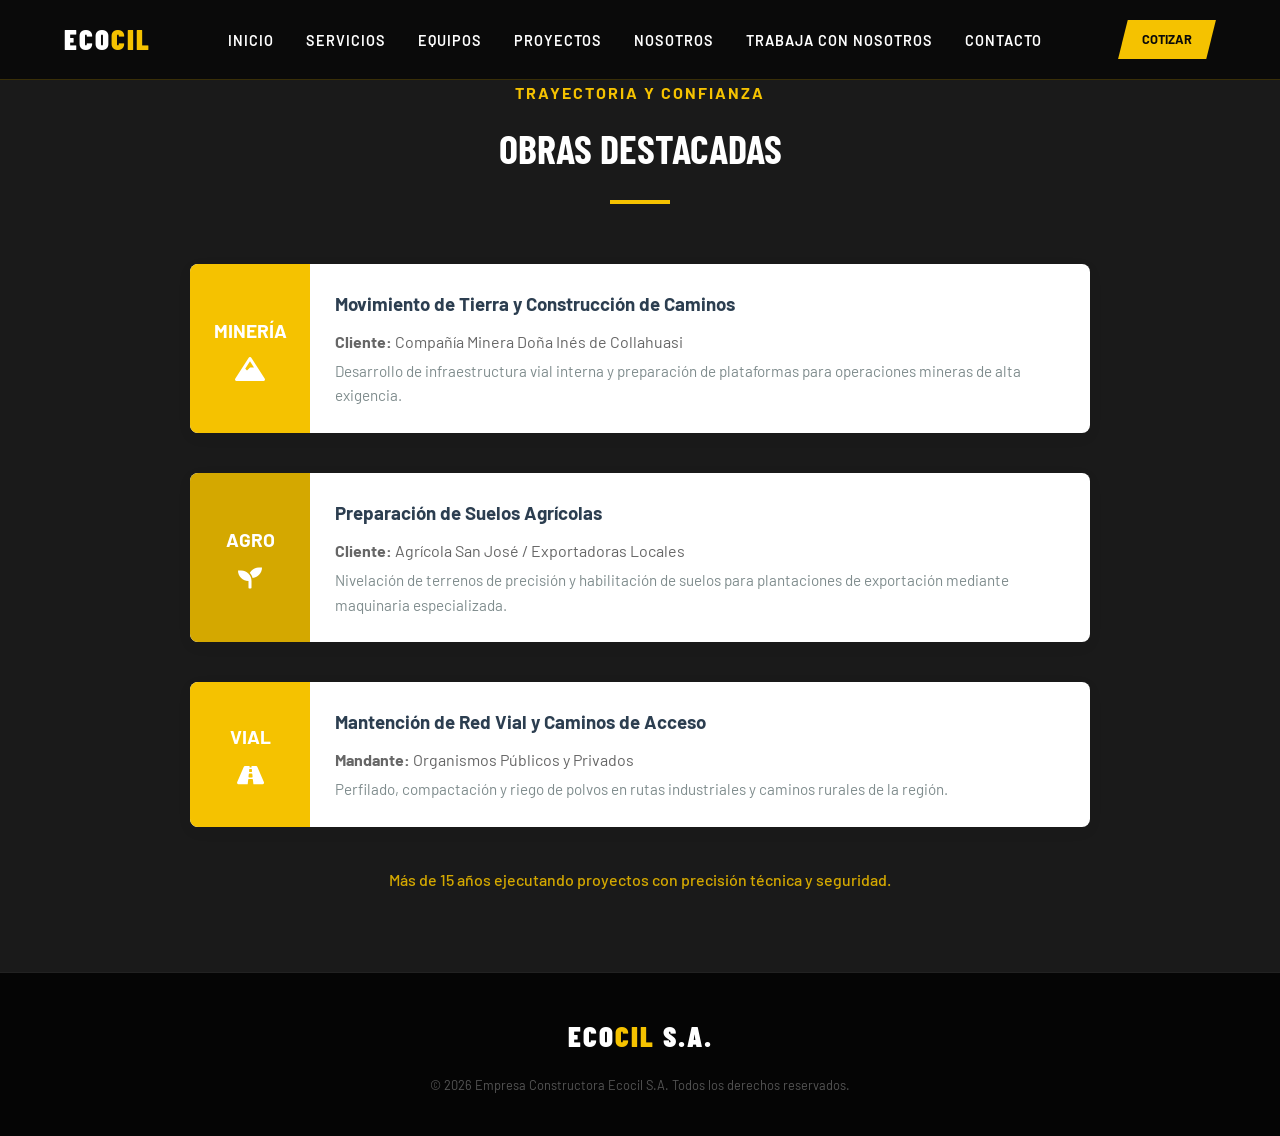
<file: proyectos.html>
<!DOCTYPE html>
<html lang="es">
<head>
    <meta charset="UTF-8">
    <meta name="viewport" content="width=device-width, initial-scale=1.0">
    <title>Ecocil S.A. | Innovación en Construcción</title>
	<link rel="stylesheet" href="assets/css/main.css" />
    <link href="https://fonts.googleapis.com/css2?family=Barlow+Condensed:wght@700;900&family=Barlow:wght@300;400;600&display=swap" rel="stylesheet">
	
</head>
<body>

    <nav>
        <div class="logo">
            <a href="index.html">ECO<span>CIL</span></a>
        </div>
        <ul class="nav-links">
            <li><a href="index.html">Inicio</a></li>
            <li><a href="servicios.html">Servicios</a></li>
			<li><a href="maquinaria.html">Equipos</a></li>
            <li><a href="proyectos.html">Proyectos</a></li>
			<li><a href="nosotros.html">Nosotros</a></li>
			<li><a href="index.html">Trabaja con Nosotros</a></li>
            <li><a href="index.html">Contacto</a></li>
        </ul>
        <a href="index.html" class="btn" style="padding: 0.6rem 1.5rem; font-size: 0.8rem;">Cotizar</a>
    </nav>

	<!--nosotros-->
    <section id="proyectos-obras" class="projects-section" style="padding: 80px 0; background-color: #1A1A1A;">
        <div class="container">
            <div class="section-header" style="text-align: center; margin-bottom: 60px;">
                <span style="color: #F5C200; font-weight: bold; text-transform: uppercase; letter-spacing: 2px;">Trayectoria y Confianza</span>
                <h2 style="font-size: 2.5rem; color: #fff; margin-top: 10px;">Obras Destacadas</h2>
                <div style="width: 60px; height: 4px; background: #F5C200; margin: 20px auto;"></div>
            </div>

            <div class="projects-timeline" style="max-width: 900px; margin: 0 auto;">
                
                <div class="project-item" style="display: flex; margin-bottom: 40px; background: #fff; border-radius: 8px; box-shadow: 0 4px 15px rgba(0,0,0,0.05); overflow: hidden;">
                    <div class="project-date" style="background: #F5C200; color: #fff; padding: 20px; display: flex; flex-direction: column; justify-content: center; align-items: center; min-width: 120px;">
                        <span style="font-size: 1.2rem; font-weight: bold;">MINERÍA</span>
                        <i class="fas fa-mountain" style="margin-top: 10px; font-size: 1.5rem;"></i>
                    </div>
                    <div class="project-content" style="padding: 25px;">
                        <h3 style="color: #2c3e50; margin-bottom: 10px;">Movimiento de Tierra y Construcción de Caminos</h3>
                        <p style="color: #666; margin-bottom: 0;"><strong>Cliente:</strong> Compañía Minera Doña Inés de Collahuasi</p>
                        <p style="color: #7f8c8d; font-size: 0.95rem; margin-top: 5px;">Desarrollo de infraestructura vial interna y preparación de plataformas para operaciones mineras de alta exigencia.</p>
                    </div>
                </div>

                <div class="project-item" style="display: flex; margin-bottom: 40px; background: #fff; border-radius: 8px; box-shadow: 0 4px 15px rgba(0,0,0,0.05); overflow: hidden;">
                    <div class="project-date" style="background: #D4A800; color: #fff; padding: 20px; display: flex; flex-direction: column; justify-content: center; align-items: center; min-width: 120px;">
                        <span style="font-size: 1.2rem; font-weight: bold;">AGRO</span>
                        <i class="fas fa-seedling" style="margin-top: 10px; font-size: 1.5rem;"></i>
                    </div>
                    <div class="project-content" style="padding: 25px;">
                        <h3 style="color: #2c3e50; margin-bottom: 10px;">Preparación de Suelos Agrícolas</h3>
                        <p style="color: #666; margin-bottom: 0;"><strong>Cliente:</strong> Agrícola San José / Exportadoras Locales</p>
                        <p style="color: #7f8c8d; font-size: 0.95rem; margin-top: 5px;">Nivelación de terrenos de precisión y habilitación de suelos para plantaciones de exportación mediante maquinaria especializada.</p>
                    </div>
                </div>

                <div class="project-item" style="display: flex; margin-bottom: 40px; background: #fff; border-radius: 8px; box-shadow: 0 4px 15px rgba(0,0,0,0.05); overflow: hidden;">
                    <div class="project-date" style="background: #F5C200; color: #fff; padding: 20px; display: flex; flex-direction: column; justify-content: center; align-items: center; min-width: 120px;">
                        <span style="font-size: 1.2rem; font-weight: bold;">VIAL</span>
                        <i class="fas fa-road" style="margin-top: 10px; font-size: 1.5rem;"></i>
                    </div>
                    <div class="project-content" style="padding: 25px;">
                        <h3 style="color: #2c3e50; margin-bottom: 10px;">Mantención de Red Vial y Caminos de Acceso</h3>
                        <p style="color: #666; margin-bottom: 0;"><strong>Mandante:</strong> Organismos Públicos y Privados</p>
                        <p style="color: #7f8c8d; font-size: 0.95rem; margin-top: 5px;">Perfilado, compactación y riego de polvos en rutas industriales y caminos rurales de la región.</p>
                    </div>
                </div>

            </div>

            <div style="text-align: center; margin-top: 40px;">
                <p style="color: #D4A800; font-weight: 500;">Más de 15 años ejecutando proyectos con precisión técnica y seguridad.</p>
            </div>
        </div>
    </section>

	<!--Footer-->

    <footer style="padding: 40px 5%; border-top: 1px solid #222; text-align: center; background: #050505;">
        <div class="logo" style="margin-bottom: 1rem;">ECO<span>CIL</span> S.A.</div>
        <p style="font-size: 0.8rem; color: #555;">© 2026 Empresa Constructora Ecocil S.A. Todos los derechos reservados.</p>
    </footer>

    <script>
        // Función para animar elementos al hacer scroll
        function reveal() {
            var reveals = document.querySelectorAll(".reveal");
            for (var i = 0; i < reveals.length; i++) {
                var windowHeight = window.innerHeight;
                var elementTop = reveals[i].getBoundingClientRect().top;
                var elementVisible = 150;
                if (elementTop < windowHeight - elementVisible) {
                    reveals[i].classList.add("active");
                }
            }
        }
        
        window.addEventListener("scroll", reveal);

        // Ejecutar una vez al cargar por si hay elementos visibles
        reveal();
    </script>

</body>
</html>
</file>
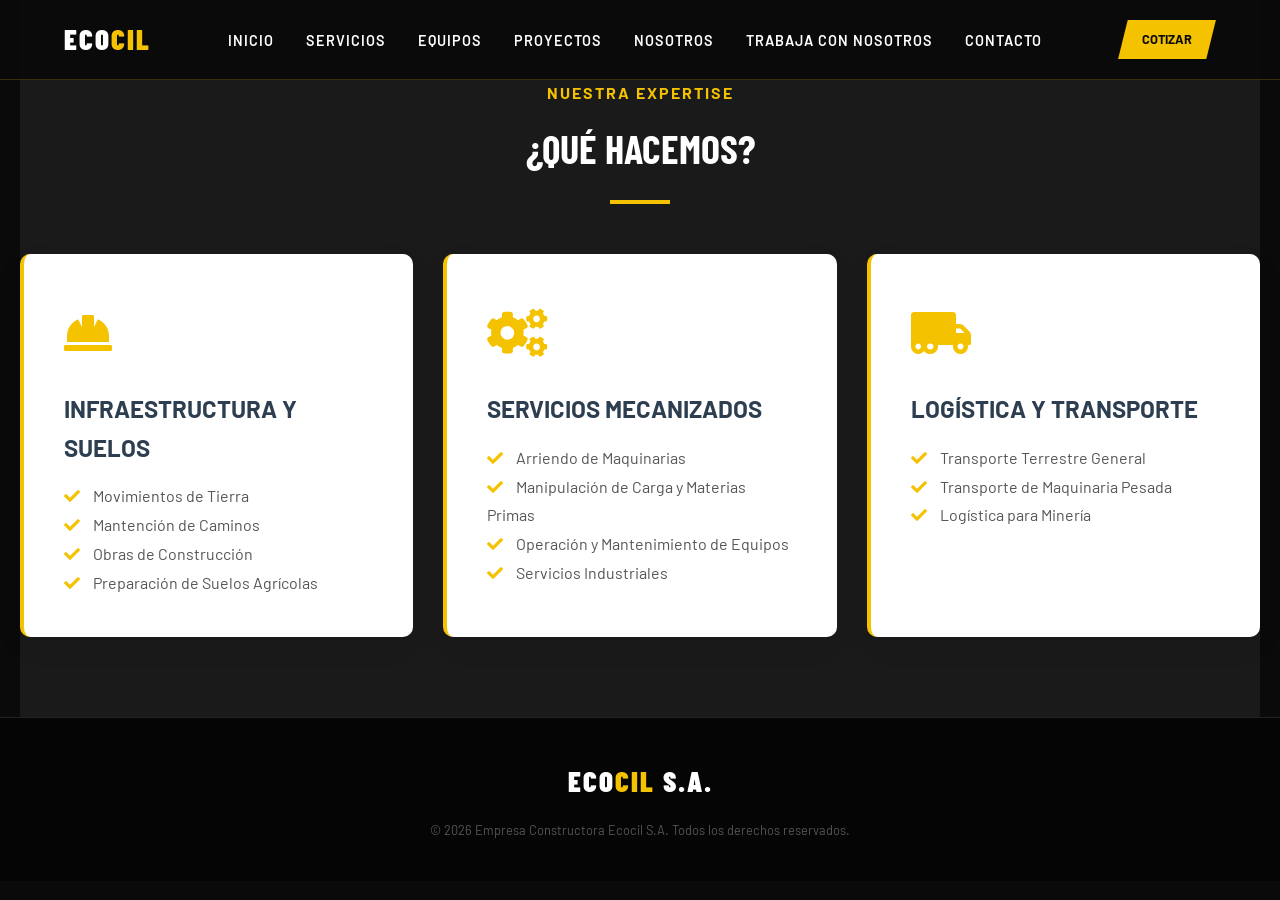
<file: servicios.html>
<!DOCTYPE html>
<html lang="es">
<head>
    <meta charset="UTF-8">
    <meta name="viewport" content="width=device-width, initial-scale=1.0">
    <title>Ecocil S.A. | Innovación en Construcción</title>
	<link rel="stylesheet" href="assets/css/main.css" />
    <link href="https://fonts.googleapis.com/css2?family=Barlow+Condensed:wght@700;900&family=Barlow:wght@300;400;600&display=swap" rel="stylesheet">
	
</head>
<body>

    <nav>
        <div class="logo">
            <a href="index.html">ECO<span>CIL</span></a>
        </div>
        <ul class="nav-links">
            <li><a href="index.html">Inicio</a></li>
            <li><a href="servicios.html">Servicios</a></li>
			<li><a href="maquinaria.html">Equipos</a></li>
            <li><a href="proyectos.html">Proyectos</a></li>
			<li><a href="nosotros.html">Nosotros</a></li>
			<li><a href="index.html">Trabaja con Nosotros</a></li>
            <li><a href="index.html">Contacto</a></li>
        </ul>
        <a href="index.html" class="btn" style="padding: 0.6rem 1.5rem; font-size: 0.8rem;">Cotizar</a>
    </nav>

	<!--servicio-->
    <section id="que-hacemos" class="services-section" style="padding: 80px 0; background-color: #1A1A1A; margin-left: 20px; margin-right: 20px;">
    <div class="container">
        <div class="section-header" style="text-align: center; margin-bottom: 50px;">
            <span style="color: #F5C200; font-weight: bold; text-transform: uppercase; letter-spacing: 2px;">Nuestra Expertise</span>
            <h2 style="font-size: 2.5rem; color: #fff; margin-top: 10px;">¿Qué Hacemos?</h2>
            <div style="width: 60px; height: 4px; background: #F5C200; margin: 20px auto;"></div>
        </div>

        <div class="services-grid" style="display: grid; grid-template-columns: repeat(auto-fit, minmax(300px, 1fr)); gap: 30px;">
            
            <div class="service-card" style="background: #fff; padding: 40px; border-radius: 10px; box-shadow: 0 10px 30px rgba(0,0,0,0.05); transition: transform 0.3s;">
                <div class="icon" style="font-size: 3rem; color: #F5C200; margin-bottom: 20px;"><i class="fas fa-hard-hat"></i></div>
                <h3 style="color: #2c3e50; margin-bottom: 15px;">Infraestructura y Suelos</h3>
                <ul style="list-style: none; padding: 0; line-height: 1.8; color: #555;">
                    <li><i class="fas fa-check" style="color: #F5C200; margin-right: 10px;"></i> Movimientos de Tierra</li>
                    <li><i class="fas fa-check" style="color: #F5C200; margin-right: 10px;"></i> Mantención de Caminos</li>
                    <li><i class="fas fa-check" style="color: #F5C200; margin-right: 10px;"></i> Obras de Construcción</li>
                    <li><i class="fas fa-check" style="color: #F5C200; margin-right: 10px;"></i> Preparación de Suelos Agrícolas</li>
                </ul>
            </div>

            <div class="service-card" style="background: #fff; padding: 40px; border-radius: 10px; box-shadow: 0 10px 30px rgba(0,0,0,0.05); transition: transform 0.3s;">
                <div class="icon" style="font-size: 3rem; color: #F5C200; margin-bottom: 20px;"><i class="fas fa-cogs"></i></div>
                <h3 style="color: #2c3e50; margin-bottom: 15px;">Servicios Mecanizados</h3>
                <ul style="list-style: none; padding: 0; line-height: 1.8; color: #555;">
                    <li><i class="fas fa-check" style="color: #F5C200; margin-right: 10px;"></i> Arriendo de Maquinarias</li>
                    <li><i class="fas fa-check" style="color: #F5C200; margin-right: 10px;"></i> Manipulación de Carga y Materias Primas</li>
                    <li><i class="fas fa-check" style="color: #F5C200; margin-right: 10px;"></i> Operación y Mantenimiento de Equipos</li>
                    <li><i class="fas fa-check" style="color: #F5C200; margin-right: 10px;"></i> Servicios Industriales</li>
                </ul>
            </div>

            <div class="service-card" style="background: #fff; padding: 40px; border-radius: 10px; box-shadow: 0 10px 30px rgba(0,0,0,0.05); transition: transform 0.3s;">
                <div class="icon" style="font-size: 3rem; color: #F5C200; margin-bottom: 20px;"><i class="fas fa-truck-moving"></i></div>
                <h3 style="color: #2c3e50; margin-bottom: 15px;">Logística y Transporte</h3>
                <ul style="list-style: none; padding: 0; line-height: 1.8; color: #555;">
                    <li><i class="fas fa-check" style="color: #F5C200; margin-right: 10px;"></i> Transporte Terrestre General</li>
                    <li><i class="fas fa-check" style="color: #F5C200; margin-right: 10px;"></i> Transporte de Maquinaria Pesada</li>
                    <li><i class="fas fa-check" style="color: #F5C200; margin-right: 10px;"></i> Logística para Minería</li>
                </ul>
            </div>

        </div>
    </div>
</section>

	<!--Footer-->

    <footer style="padding: 40px 5%; border-top: 1px solid #222; text-align: center; background: #050505;">
        <div class="logo" style="margin-bottom: 1rem;">ECO<span>CIL</span> S.A.</div>
        <p style="font-size: 0.8rem; color: #555;">© 2026 Empresa Constructora Ecocil S.A. Todos los derechos reservados.</p>
    </footer>

    <script>
        // Función para animar elementos al hacer scroll
        function reveal() {
            var reveals = document.querySelectorAll(".reveal");
            for (var i = 0; i < reveals.length; i++) {
                var windowHeight = window.innerHeight;
                var elementTop = reveals[i].getBoundingClientRect().top;
                var elementVisible = 150;
                if (elementTop < windowHeight - elementVisible) {
                    reveals[i].classList.add("active");
                }
            }
        }
        
        window.addEventListener("scroll", reveal);

        // Ejecutar una vez al cargar por si hay elementos visibles
        reveal();
    </script>

</body>
</html>
</file>
<file: assets/css/main.css>
@import url("https://fonts.googleapis.com/css?family=Source+Sans+Pro:300,900");
@import url("fontawesome-all.min.css");


        :root {
            --primary: #F5C200; /* Amarillo Construcción */
            --primary-dark: #D4A800;
            --bg-dark: #0A0A0A;
            --surface: #1A1A1A;
            --text-light: #FFFFFF;
            --text-gray: #A0A0A0;
            --transition: all 0.3s cubic-bezier(0.4, 0, 0.2, 1);
        }

        * {
            margin: 0;
            padding: 0;
            box-sizing: border-box;
        }

        body {
            font-family: 'Barlow', sans-serif;
            background-color: var(--bg-dark);
            color: var(--text-light);
            line-height: 1.6;
            overflow-x: hidden;
        }

        /* --- NAVEGACIÓN --- */
        nav {
            position: fixed;
            top: 0;
            width: 100%;
            height: 80px;
            display: flex;
            justify-content: space-between;
            align-items: center;
            padding: 0 5%;
            background: rgba(10, 10, 10, 0.95);
            backdrop-filter: blur(10px);
            z-index: 1000;
            border-bottom: 1px solid rgba(245, 194, 0, 0.2);
        }

        

        .logo {
            font-family: 'Barlow Condensed', sans-serif;
            font-size: 1.8rem;
            font-weight: 900;
            letter-spacing: 2px;
            transition: all 0.3s ease;
            cursor: pointer;
        }

        .logo a{
            color: #FFF;
            text-decoration: none;
        }

        .logo:hover {
            transform: scale(1.1); /* Aumenta el tamaño un 10% */
            
        }
        .logo span { color: var(--primary); }

        .nav-links {
            display: flex;
            gap: 2rem;
            list-style: none;
        }

        .nav-links a {
            text-decoration: none;
            color: var(--text-light);
            font-weight: 600;
            font-size: 0.9rem;
            text-transform: uppercase;
            letter-spacing: 1px;
            transition: var(--transition);
        }

        .nav-links a:hover { 
            color: var(--primary); 
            transform: scale(1.1);
        }

        /* --- HERO SECTION --- */
        .hero {
            height: 100vh;
            display: flex;
            align-items: center;
            padding: 0 5%;
            background: linear-gradient(rgba(0,0,0,0.7), rgba(0,0,0,0.7)), 
                        url('images/Foto_portada0.jpg');
            background-size: cover;
            background-position: center;
        }

        .hero-content {
            max-width: 800px;
        }

        .hero-tag {
            color: var(--primary);
            font-weight: 600;
            text-transform: uppercase;
            letter-spacing: 3px;
            margin-bottom: 1rem;
            display: block;
        }

        .hero h1 {
            font-family: 'Barlow Condensed', sans-serif;
            font-size: clamp(3rem, 8vw, 6rem);
            line-height: 0.9;
            text-transform: uppercase;
            margin-bottom: 2rem;
        }

        .btn {
            display: inline-block;
            padding: 1rem 2.5rem;
            background: var(--primary);
            color: var(--bg-dark);
            text-decoration: none;
            font-weight: 700;
            text-transform: uppercase;
            clip-path: polygon(10% 0, 100% 0, 90% 100%, 0 100%);
            transition: var(--transition);
        }

        .btn:hover {
            transform: translateY(-5px);
            background: var(--primary-dark);
        }

        /* --- SECCIÓN SERVICIOS --- */
        .services {
            padding: 100px 5%;
            background: var(--surface);
    
        }

        .section-header {
            margin-bottom: 4rem;
        }

        .section-header h2 {
            font-family: 'Barlow Condensed', sans-serif;
            font-size: 3rem;
            text-transform: uppercase;
        }

        .services-grid {
            display: grid;
            grid-template-columns: repeat(auto-fit, minmax(300px, 1fr));
            gap: 2rem;
        }

        .service-card {
            background: var(--bg-dark);
            padding: 3rem 2rem;
            border-left: 4px solid var(--primary);
            transition: var(--transition);
        }

        .service-card:hover {
            background: #222;
            transform: scale(1.02);
        }

        .service-card h3 {
            color: var(--primary);
            margin-bottom: 1rem;
            font-size: 1.5rem;
            text-transform: uppercase;
        }

        /* --- ANIMACIONES DE REVELADO --- */
        .reveal {
            opacity: 0;
            transform: translateY(30px);
            transition: all 0.8s ease-out;
        }

        .reveal.active {
            opacity: 1;
            transform: translateY(0);
        }

        /* --- RESPONSIVE --- */
        @media (max-width: 768px) {
            .nav-links { display: none; }
            .hero h1 { font-size: 3.5rem; }
        }
   
		
    /* Estilos para la sección Equipos y Maquinaria */
    .maquinaria-section {
        padding: 100px 5%;
        background-color: #0A0A0A; /* Fondo negro profundo */
        color: #FFFFFF;
        font-family: 'Barlow', sans-serif;
        background: linear-gradient(rgba(0,0,0,0.7), rgba(0,0,0,0.7)), 
                        url('images/fondo_equipos.jpg');
    }

    .maquinaria-header {
        display: grid;
        grid-template-columns: 1fr 1fr;
        gap: 40px;
        margin-bottom: 60px;
        align-items: end;
    }

    .maquinaria-header .tag {
        color: #F5C200; /* Amarillo Ecocil */
        text-transform: uppercase;
        letter-spacing: 2px;
        font-weight: 700;
        font-size: 0.8rem;
        display: block;
        margin-bottom: 10px;
    }

    .maquinaria-header h2 {
        font-family: 'Barlow Condensed', sans-serif;
        font-size: 3.5rem;
        line-height: 1;
        text-transform: uppercase;
        margin: 0;
    }

    .maquinaria-header p {
        color: #A0A0A0;
        max-width: 500px;
        line-height: 1.6;
        margin: 0;
    }

    /* Grilla de Equipos */
    .equipos-grid {
        display: grid;
        grid-template-columns: repeat(auto-fit, minmax(300px, 1fr));
        gap: 20px;
    }

    .equipo-card {
        background: #161616; /* Gris muy oscuro */
        border: 1px solid #222;
        padding: 40px;
        transition: all 0.3s ease;
        position: relative;
        overflow: hidden;
    }

    .equipo-card:hover {
        border-color: #F5C200;
        transform: translateY(-5px);
    }

    .equipo-card h3 {
        font-family: 'Barlow Condensed', sans-serif;
        font-size: 1.8rem;
        color: #F5C200;
        margin-bottom: 20px;
        text-transform: uppercase;
    }

    .equipo-card ul {
        list-style: none;
        padding: 0;
    }

    .equipo-card ul li {
        margin-bottom: 12px;
        color: #E0E0E0;
        font-size: 0.95rem;
        display: flex;
        align-items: center;
    }

    .equipo-card ul li::before {
        content: "—";
        color: #F5C200;
        margin-right: 10px;
        font-weight: bold;
    }

    /* Banner de Disponibilidad */
    .maquinaria-footer {
        margin-top: 50px;
        background: linear-gradient(90deg, #F5C200 0%, #D4A800 100%);
        padding: 40px;
        display: flex;
        justify-content: space-between;
        align-items: center;
        color: #000;
    }

    .footer-content h3 {
        font-family: 'Barlow Condensed', sans-serif;
        font-size: 1.8rem;
        text-transform: uppercase;
        margin-bottom: 5px;
    }

    .btn-maquinaria {
        background: #000;
        color: #F5C200;
        padding: 15px 30px;
        text-decoration: none;
        font-weight: 700;
        text-transform: uppercase;
        font-size: 0.8rem;
        transition: 0.3s;
    }

    .btn-maquinaria:hover {
        background: #222;
    }

    /* Responsive */
    @media (max-width: 768px) {
        .maquinaria-header { grid-template-columns: 1fr; }
        .maquinaria-header h2 { font-size: 2.5rem; }
        .maquinaria-footer { flex-direction: column; text-align: center; gap: 20px; }
    }


    /* Estilos específicos para Trabaja con Nosotros */
    .trabaja-section {
        padding: 100px 5%;
        background-color: #F5C200; /* Amarillo corporativo */
        color: #0A0A0A; /* Texto oscuro para contraste */
        display: grid;
        grid-template-columns: 1fr 1fr;
        gap: 60px;
        align-items: center;
        font-family: 'Barlow', sans-serif;
    }

    .trabaja-content h2 {
        font-family: 'Barlow Condensed', sans-serif;
        font-size: 3.5rem;
        line-height: 1;
        text-transform: uppercase;
        margin-bottom: 20px;
        font-weight: 800;
    }

    .trabaja-content p {
        font-size: 1.1rem;
        line-height: 1.6;
        margin-bottom: 30px;
        max-width: 500px;
    }

    .trabaja-form-container {
        background: #0A0A0A;
        padding: 40px;
        border-radius: 4px;
        box-shadow: 0 20px-40px rgba(0,0,0,0.2);
    }

    .trabaja-form-container h3 {
        color: #F5C200;
        font-family: 'Barlow Condensed', sans-serif;
        text-transform: uppercase;
        margin-bottom: 25px;
        font-size: 1.5rem;
    }

    .form-group {
        margin-bottom: 20px;
    }

    .form-group label {
        display: block;
        color: #FFFFFF;
        font-size: 0.8rem;
        text-transform: uppercase;
        margin-bottom: 8px;
        letter-spacing: 1px;
    }

    .form-group input, 
    .form-group select {
        width: 100%;
        padding: 12px;
        background: #1A1A1A;
        border: 1px solid #333;
        color: white;
        font-family: 'Barlow', sans-serif;
    }

    .file-input-wrapper {
        position: relative;
        background: #1A1A1A;
        border: 1px dashed #F5C200;
        padding: 20px;
        text-align: center;
        color: #A0A0A0;
        cursor: pointer;
        transition: 0.3s;
    }

    .file-input-wrapper:hover {
        background: #222;
    }

    .btn-enviar-cv {
        width: 100%;
        background: #F5C200;
        color: #000;
        border: none;
        padding: 15px;
        font-weight: 700;
        text-transform: uppercase;
        cursor: pointer;
        transition: 0.3s;
        margin-top: 10px;
    }

    .btn-enviar-cv:hover {
        background: #FFFFFF;
    }

    /* Responsive */
    @media (max-width: 992px) {
        .trabaja-section {
            grid-template-columns: 1fr;
            text-align: center;
        }
        .trabaja-content p {
            margin-left: auto;
            margin-right: auto;
        }
        .trabaja-content h2 {
            font-size: 2.8rem;
        }
    }


    /* Estilos específicos para Contacto (Fiel al original) */
    .contacto-section {
        padding: 100px 5%;
        background-color: #0A0A0A;
        font-family: 'Barlow', sans-serif;
        color: #FFFFFF;
        display: grid;
        grid-template-columns: 1fr 1.2fr;
        gap: 80px;
        border-top: 1px solid #1A1A1A;
    }

    /* Columna Izquierda: Info */
    .info-contacto .tag {
        color: #F5C200;
        text-transform: uppercase;
        letter-spacing: 3px;
        font-weight: 700;
        font-size: 0.8rem;
        display: block;
        margin-bottom: 15px;
    }

    .info-contacto h2 {
        font-family: 'Barlow Condensed', sans-serif;
        font-size: 4rem;
        line-height: 1;
        text-transform: uppercase;
        margin-bottom: 40px;
    }

    .detalle-item {
        margin-bottom: 30px;
    }

    .detalle-item h4 {
        color: #F5C200;
        text-transform: uppercase;
        font-size: 0.75rem;
        letter-spacing: 1px;
        margin-bottom: 5px;
    }

    .detalle-item p {
        font-size: 1.1rem;
        color: #E0E0E0;
        font-weight: 300;
    }

    /* Columna Derecha: Formulario */
    .form-contacto {
        background: #111111;
        padding: 50px;
        border-radius: 2px;
    }

    .grid-inputs {
        display: grid;
        grid-template-columns: 1fr 1fr;
        gap: 20px;
        margin-bottom: 20px;
    }

    .form-group-full {
        grid-column: span 2;
    }

    .form-contacto label {
        display: block;
        font-size: 0.7rem;
        text-transform: uppercase;
        color: #666;
        margin-bottom: 8px;
        letter-spacing: 1px;
    }

    .form-contacto input, 
    .form-contacto select, 
    .form-contacto textarea {
        width: 100%;
        padding: 15px;
        background: #1A1A1A;
        border: 1px solid #333;
        color: #FFF;
        font-family: 'Barlow', sans-serif;
        font-size: 0.9rem;
        transition: 0.3s;
    }

    .form-contacto input:focus, 
    .form-contacto textarea:focus {
        border-color: #F5C200;
        outline: none;
        background: #222;
    }

    .btn-submit-contacto {
        width: 100%;
        background: #F5C200;
        color: #000;
        padding: 18px;
        border: none;
        font-weight: 800;
        text-transform: uppercase;
        letter-spacing: 1px;
        cursor: pointer;
        transition: 0.3s;
        margin-top: 10px;
    }

    .btn-submit-contacto:hover {
        background: #D4A800;
        transform: translateY(-2px);
    }

    /* Responsive */
    @media (max-width: 992px) {
        .contacto-section {
            grid-template-columns: 1fr;
            gap: 50px;
        }
        .info-contacto h2 { font-size: 3rem; }
    }

	/* --- RESPONSIVE DESIGN --- */

/* 1. Ajustes para Tablets (Menos de 1024px) */
@media (max-width: 1024px) {
    .contacto-section, 
    .trabaja-section,
    .maquinaria-header {
        gap: 40px;
    }
    
    .hero h1 {
        font-size: 4rem;
    }
}

/* 2. Ajustes para Móviles Grandes y Tablets Verticales (Menos de 768px) */
@media (max-width: 768px) {
    /* Navegación */
    nav {
        padding: 0 20px;
    }
    .nav-links {
        display: none; /* Ocultar menú normal, se recomienda usar un menú hamburguesa aquí */
    }

    /* Hero */
    .hero {
        text-align: center;
        justify-content: center;
    }
    .hero h1 {
        font-size: 3.2rem;
    }
    .hero-content p {
        margin: 0 auto 2rem auto;
    }

    /* Secciones de dos columnas que pasan a una sola */
    .maquinaria-header,
    .trabaja-section,
    .contacto-section {
        grid-template-columns: 1fr;
        text-align: center;
        padding: 60px 5%;
    }

    /* Ajuste de alineación en textos de cabecera */
    .maquinaria-header p,
    .trabaja-content p,
    .info-contacto p {
        margin: 0 auto;
    }

    /* Grillas de Servicios y Equipos */
    .services-grid, 
    .equipos-grid {
        grid-template-columns: 1fr; /* Una sola columna en móvil */
    }

    /* Formularios */
    .grid-inputs {
        grid-template-columns: 1fr; /* Los inputs de contacto se apilan */
    }
    .form-group-full {
        grid-column: span 1;
    }

    .form-contacto, 
    .trabaja-form-container {
        padding: 30px 20px;
    }

    /* Ajuste de Títulos */
    h2 {
        font-size: 2.5rem !important;
    }
    
    .info-contacto h2 {
        font-size: 2.8rem;
    }

    /* Banner de Maquinaria */
    .maquinaria-footer {
        flex-direction: column;
        gap: 25px;
        text-align: center;
    }
}

/* 3. Ajustes para Móviles Pequeños (Menos de 480px) */
@media (max-width: 480px) {
    .hero h1 {
        font-size: 2.5rem;
    }

    .btn {
        width: 100%;
        text-align: center;
        clip-path: none; /* Quitamos el corte diagonal en móvil para facilitar el clic */
        border-radius: 4px;
    }

    .service-card, .equipo-card {
        padding: 30px 20px;
    }

    .logo {
        font-size: 1.5rem;
    }
}

/* --- OPTIMIZACIÓN DE IMÁGENES --- */
img {
    max-width: 100%;
    height: auto;
}
</file>
